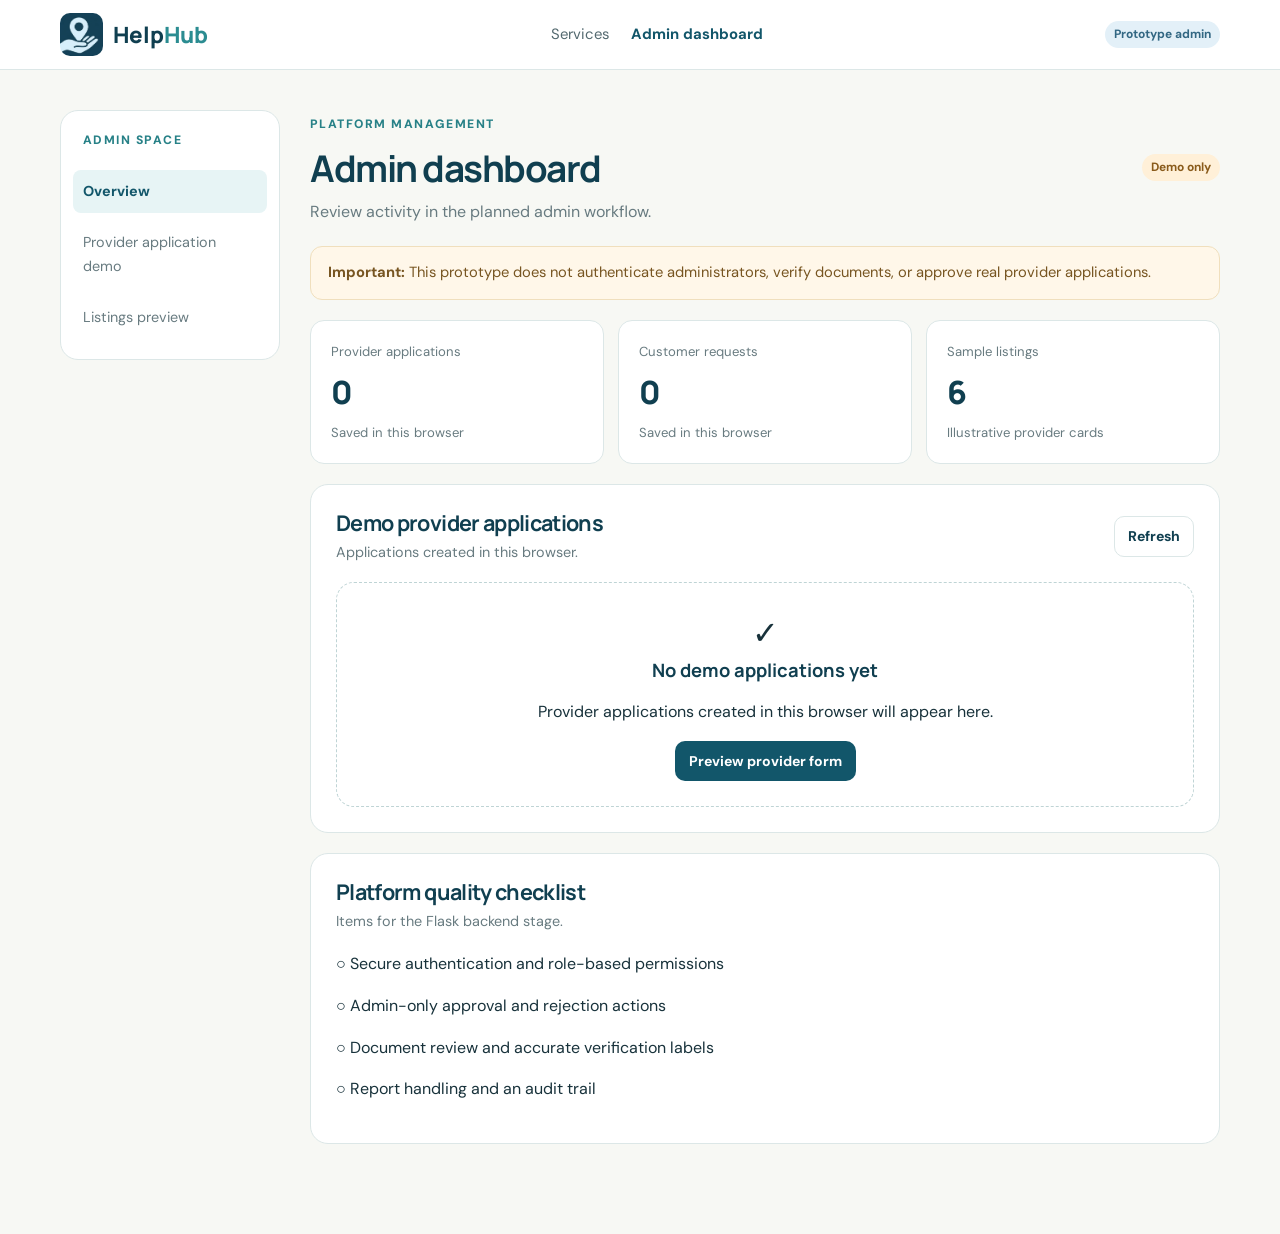
<file: admin-dashboard.html>
<!DOCTYPE html>
<html lang="en">
<head>
  <meta charset="UTF-8">
  <meta name="viewport" content="width=device-width, initial-scale=1">
  <title>Admin Dashboard | HelpHub</title>
  <link rel="stylesheet" href="static/css/style.css">
  <script src="static/js/app.js" defer></script>
</head>
<body>
<header class="site-header">
  <a class="brand" href="index.html">
    <img class="brand-icon" src="static/images/helphub-logo.png" alt="HelpHub logo">
    <span>Help<span class="accent">Hub</span></span>
  </a>
  <nav class="main-nav">
    <a href="services.html">Services</a>
    <a class="active" href="admin-dashboard.html">Admin dashboard</a>
  </nav>
  <div class="header-actions">
    <span class="pill pill-info">Prototype admin</span>
  </div>
</header>

<main class="dashboard wrap">
  <aside class="side-nav">
    <span class="eyebrow">ADMIN SPACE</span>
    <a class="side-active" href="admin-dashboard.html">Overview</a>
    <a href="register.html?role=provider">Provider application demo</a>
    <a href="services.html">Listings preview</a>
  </aside>

  <section class="dashboard-content">
    <div class="dash-heading">
      <div>
        <span class="eyebrow">PLATFORM MANAGEMENT</span>
        <h1>Admin dashboard</h1>
        <p class="muted">Review activity in the planned admin workflow.</p>
      </div>
      <span class="pill pill-warm">Demo only</span>
    </div>

    <div class="notice notice-warm">
      <strong>Important:</strong> This prototype does not authenticate administrators,
      verify documents, or approve real provider applications.
    </div>

    <div class="stats-grid">
      <article class="stat-card">
        <span>Provider applications</span>
        <strong id="adminApplicationCount">0</strong>
        <small>Saved in this browser</small>
      </article>
      <article class="stat-card">
        <span>Customer requests</span>
        <strong id="adminRequestCount">0</strong>
        <small>Saved in this browser</small>
      </article>
      <article class="stat-card">
        <span>Sample listings</span>
        <strong>6</strong>
        <small>Illustrative provider cards</small>
      </article>
    </div>

    <div class="content-card">
      <div class="card-heading">
        <div>
          <h2>Demo provider applications</h2>
          <p>Applications created in this browser.</p>
        </div>
        <button class="btn btn-ghost btn-small" id="refreshAdmin" type="button">
          Refresh
        </button>
      </div>

      <div id="adminApplications" class="table-wrap"></div>
    </div>

    <div class="content-card">
      <div class="card-heading">
        <div>
          <h2>Platform quality checklist</h2>
          <p>Items for the Flask backend stage.</p>
        </div>
      </div>

      <div class="checklist">
        <p>○ Secure authentication and role-based permissions</p>
        <p>○ Admin-only approval and rejection actions</p>
        <p>○ Document review and accurate verification labels</p>
        <p>○ Report handling and an audit trail</p>
      </div>
    </div>
  </section>
</main>
</body>
</html>
</file>
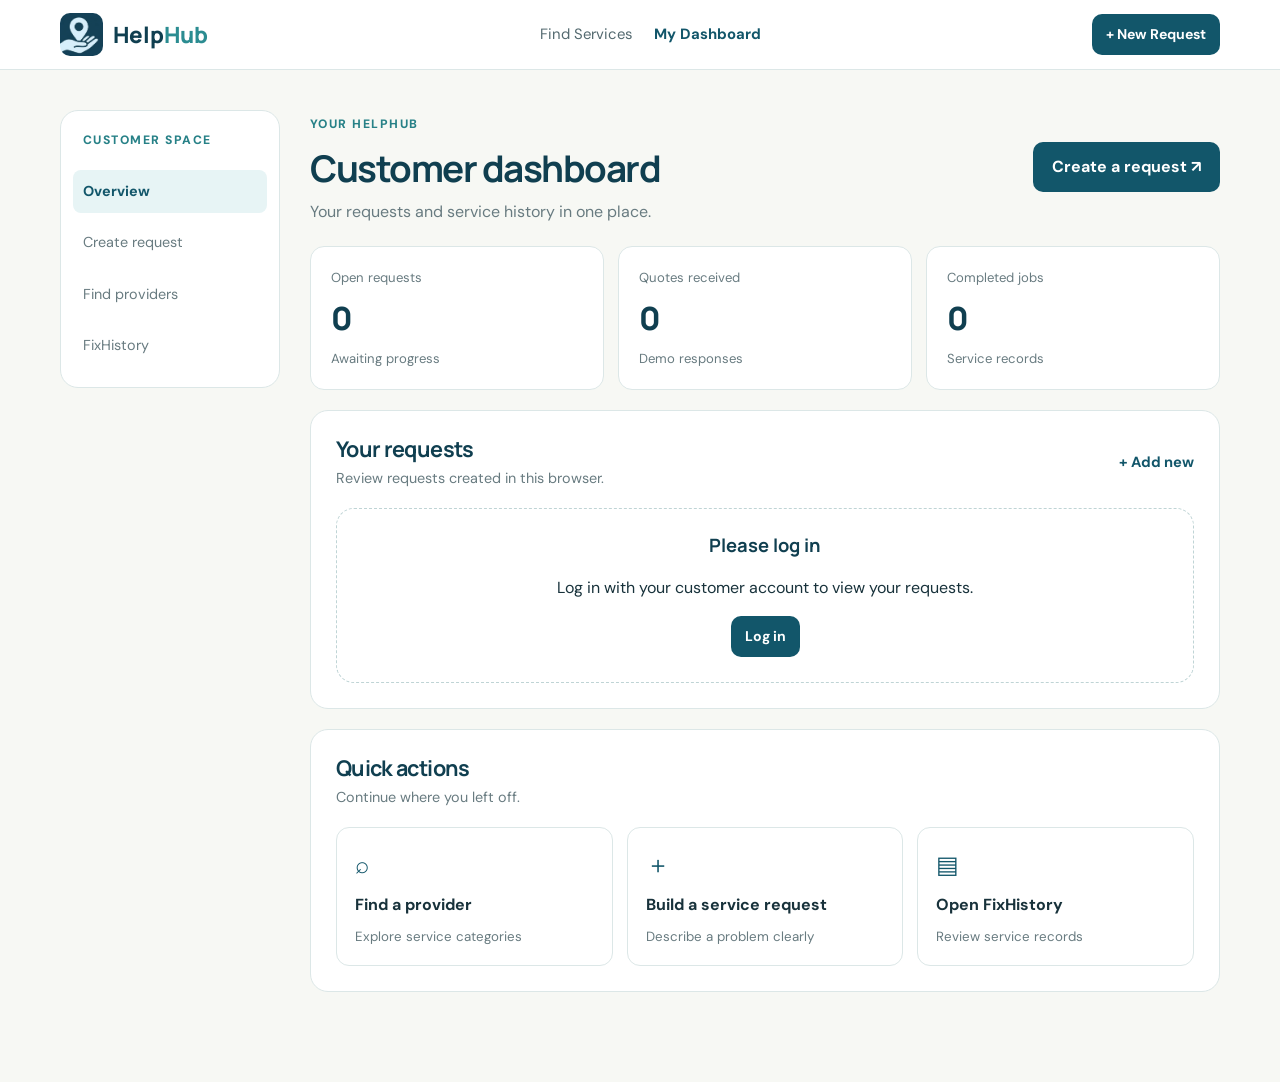
<file: customer-dashboard.html>
<!DOCTYPE html>
<html lang="en">
<head>
  <meta charset="UTF-8">
  <meta name="viewport" content="width=device-width, initial-scale=1">
  <title>Customer Dashboard | HelpHub</title>
  <link rel="stylesheet" href="static/css/style.css">
  <script src="static/js/app.js" defer></script>
</head>
<body>
<header class="site-header">
  <a class="brand" href="index.html">
    <img class="brand-icon" src="static/images/helphub-logo.png" alt="HelpHub logo">
    <span>Help<span class="accent">Hub</span></span>
  </a>
  <nav class="main-nav">
    <a href="services.html">Find Services</a>
    <a class="active" href="customer-dashboard.html">My Dashboard</a>
  </nav>
  <div class="header-actions">
    <a class="btn btn-primary btn-small" href="request.html">+ New Request</a>
  </div>
</header>

<main class="dashboard wrap">
  <aside class="side-nav">
    <span class="eyebrow">CUSTOMER SPACE</span>
    <a class="side-active" href="customer-dashboard.html">Overview</a>
    <a href="request.html">Create request</a>
    <a href="services.html">Find providers</a>
    <a href="repair-history.html">FixHistory</a>
  </aside>

  <section class="dashboard-content">
    <div class="dash-heading">
      <div>
        <span class="eyebrow">YOUR HELPHUB</span>
        <h1>Customer dashboard</h1>
        <p class="muted">Your requests and service history in one place.</p>
      </div>
      <a class="btn btn-primary" href="request.html">Create a request ↗</a>
    </div>

    <div class="stats-grid">
      <article class="stat-card">
        <span>Open requests</span>
        <strong id="customerOpenCount">0</strong>
        <small>Awaiting progress</small>
      </article>
      <article class="stat-card">
        <span>Quotes received</span>
        <strong id="customerQuoteCount">0</strong>
        <small>Demo responses</small>
      </article>
      <article class="stat-card">
        <span>Completed jobs</span>
        <strong id="customerCompletedCount">0</strong>
        <small>Service records</small>
      </article>
    </div>

    <div class="content-card">
      <div class="card-heading">
        <div>
          <h2>Your requests</h2>
          <p>Review requests created in this browser.</p>
        </div>
        <a class="text-link" href="request.html">+ Add new</a>
      </div>
      <div id="customerRequests" class="request-list"></div>
    </div>

    <div class="content-card">
      <div class="card-heading">
        <div>
          <h2>Quick actions</h2>
          <p>Continue where you left off.</p>
        </div>
      </div>

      <div class="quick-action-grid">
        <a href="services.html">
          <span>⌕</span>
          <b>Find a provider</b>
          <small>Explore service categories</small>
        </a>
        <a href="request.html">
          <span>＋</span>
          <b>Build a service request</b>
          <small>Describe a problem clearly</small>
        </a>
        <a href="repair-history.html">
          <span>▤</span>
          <b>Open FixHistory</b>
          <small>Review service records</small>
        </a>
      </div>
    </div>
  </section>
</main>
</body>
</html>
</file>
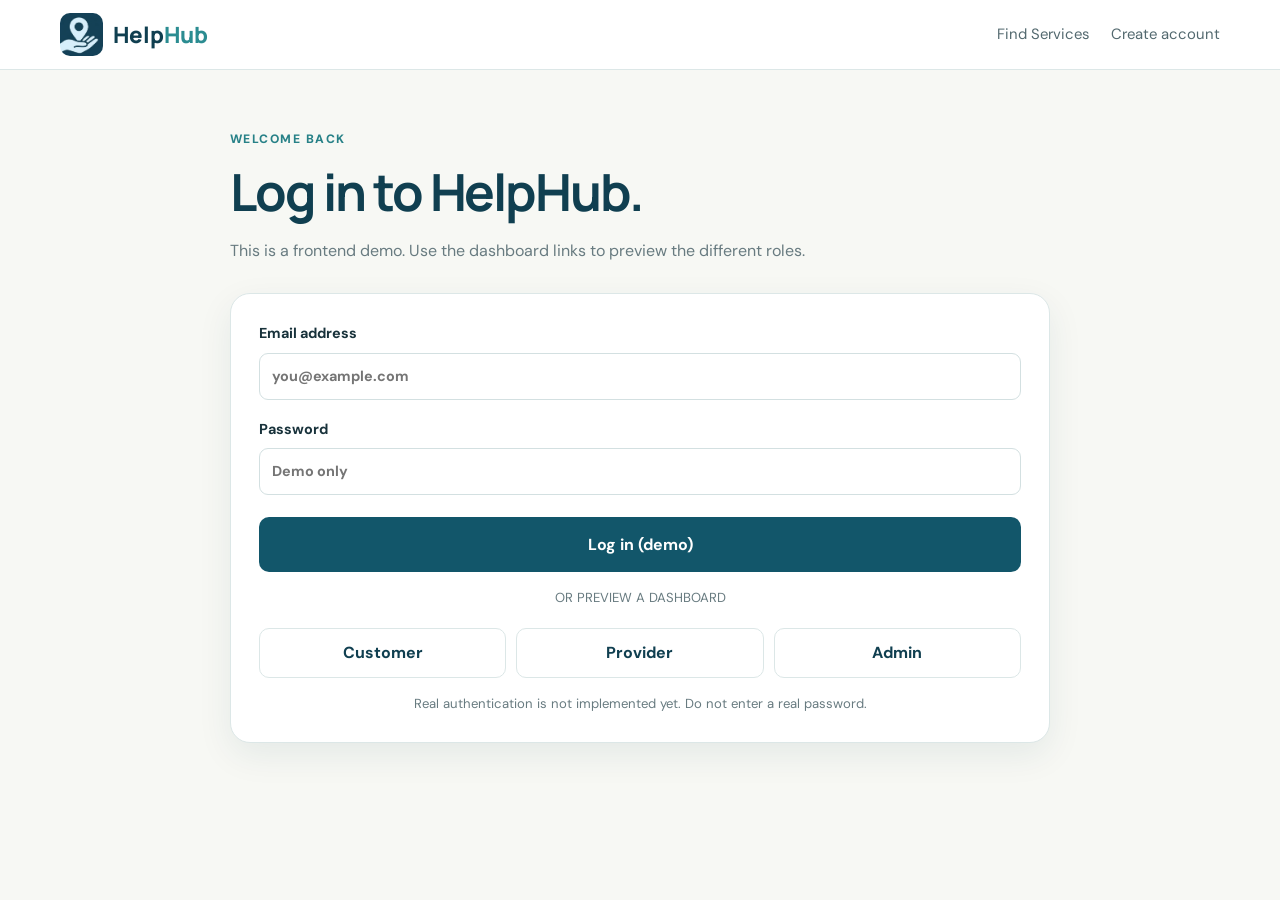
<file: login.html>
<!DOCTYPE html>
<html lang="en">
<head>
  <meta charset="UTF-8">
  <meta name="viewport" content="width=device-width, initial-scale=1">
  <title>Log in | HelpHub</title>
  <link rel="stylesheet" href="static/css/style.css">
  <script src="static/js/app.js" defer></script>
</head>
<body>
<header class="site-header">
  <a class="brand" href="index.html">
    <img class="brand-icon" src="static/images/helphub-logo.png" alt="HelpHub logo">
    <span>Help<span class="accent">Hub</span></span>
  </a>
  <nav class="main-nav">
    <a href="services.html">Find Services</a>
    <a href="register.html">Create account</a>
  </nav>
</header>

<main class="page-main wrap narrow">
  <div class="page-intro">
    <span class="eyebrow">WELCOME BACK</span>
    <h1>Log in to HelpHub.</h1>
    <p>This is a frontend demo. Use the dashboard links to preview the different roles.</p>
  </div>

  <div class="form-card">
    <div class="form-grid">
      <label class="field full">
        Email address
        <input id="loginEmail" type="email" placeholder="you@example.com">
      </label>

      <label class="field full">
        Password
        <input id="loginPassword" type="password" placeholder="Demo only">
      </label>
    </div>

    <button class="btn btn-primary btn-large btn-full" id="loginButton" type="button">
      Log in (demo)
    </button>

    <p class="form-footnote">OR PREVIEW A DASHBOARD</p>

    <div class="demo-role-grid">
      <a class="btn btn-ghost" href="customer-dashboard.html">Customer</a>
      <a class="btn btn-ghost" href="provider-dashboard.html">Provider</a>
      <a class="btn btn-ghost" href="admin-dashboard.html">Admin</a>
    </div>

    <p class="form-footnote">
      Real authentication is not implemented yet. Do not enter a real password.
    </p>
  </div>
</main>
</body>
</html>
</file>
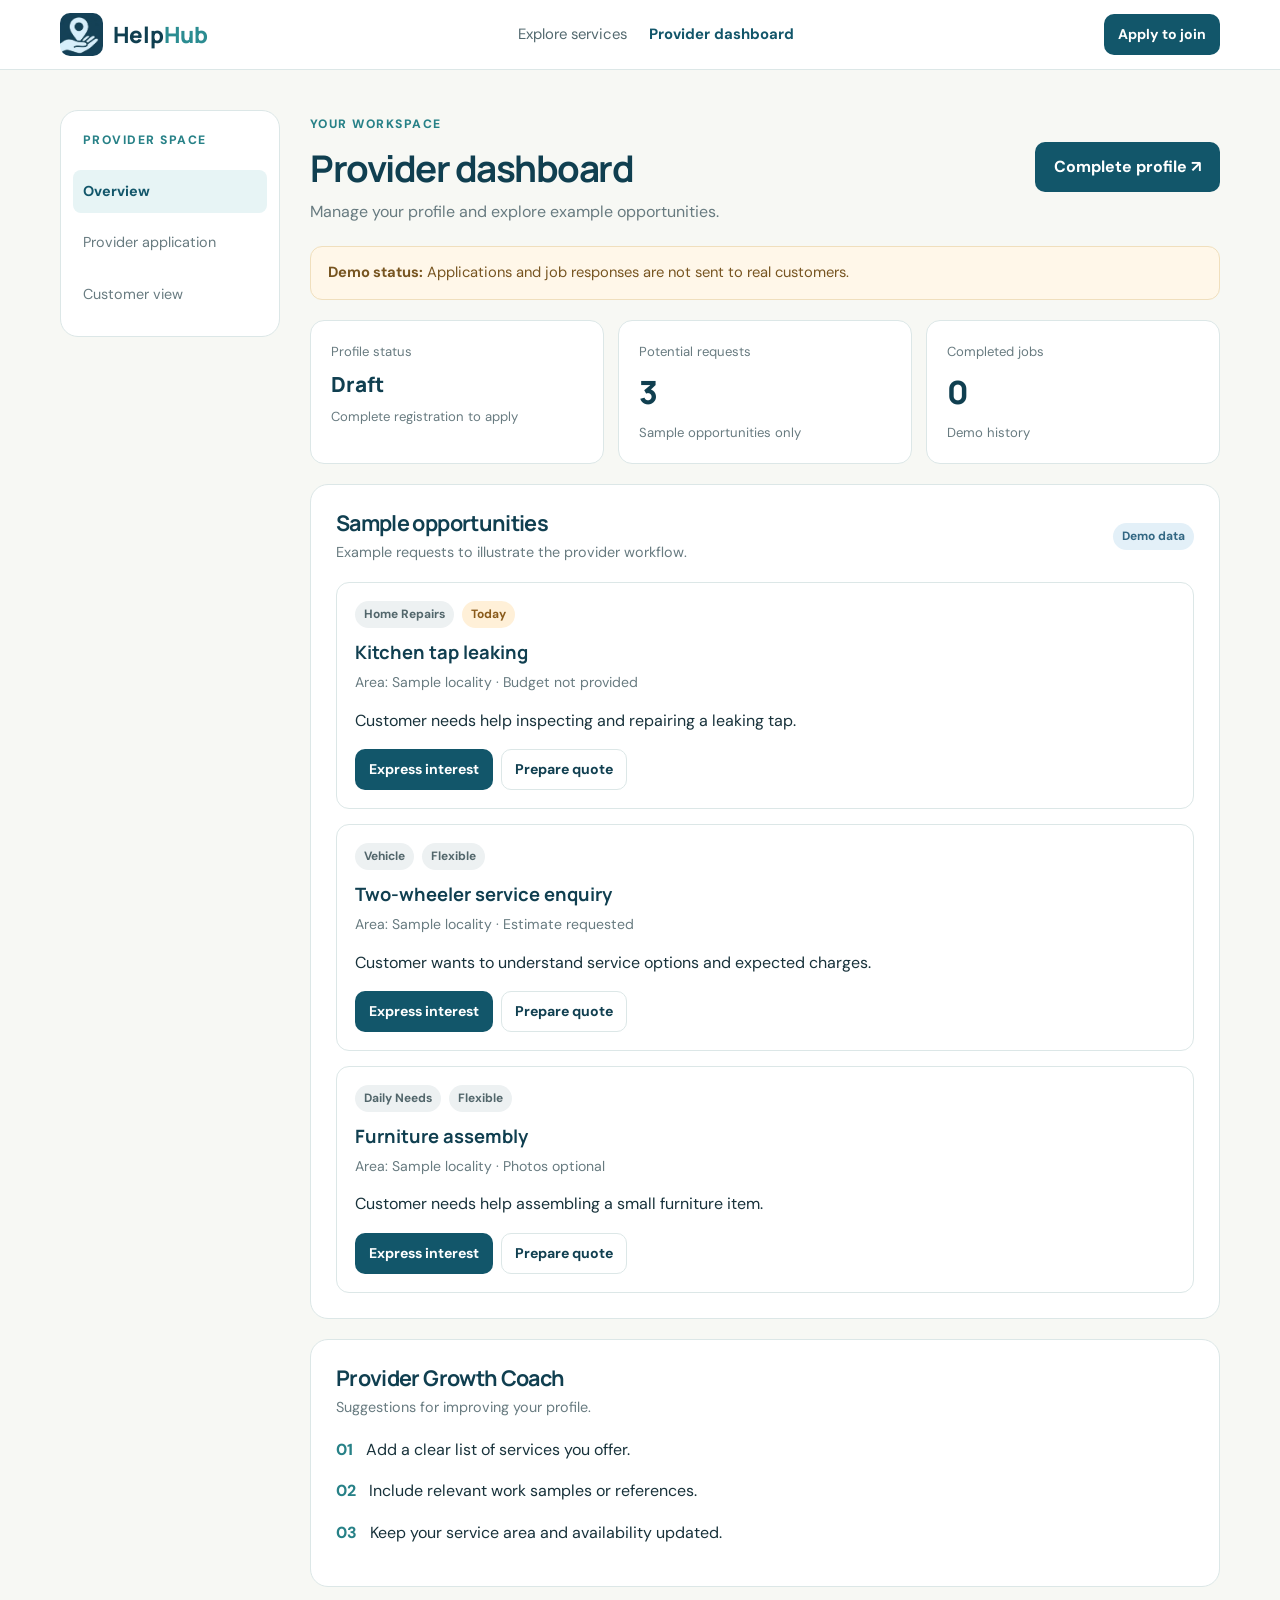
<file: provider-dashboard.html>
<!DOCTYPE html>
<html lang="en">
<head>
  <meta charset="UTF-8">
  <meta name="viewport" content="width=device-width, initial-scale=1">
  <title>Provider Dashboard | HelpHub</title>
  <link rel="stylesheet" href="static/css/style.css">
  <script src="static/js/app.js" defer></script>
</head>
<body>
<header class="site-header">
  <a class="brand" href="index.html">
    <img class="brand-icon" src="static/images/helphub-logo.png" alt="HelpHub logo">
    <span>Help<span class="accent">Hub</span></span>
  </a>
  <nav class="main-nav">
    <a href="services.html">Explore services</a>
    <a class="active" href="provider-dashboard.html">Provider dashboard</a>
  </nav>
  <div class="header-actions">
    <a class="btn btn-primary btn-small" href="register.html?role=provider">Apply to join</a>
  </div>
</header>

<main class="dashboard wrap">
  <aside class="side-nav">
    <span class="eyebrow">PROVIDER SPACE</span>
    <a class="side-active" href="provider-dashboard.html">Overview</a>
    <a href="register.html?role=provider">Provider application</a>
    <a href="customer-dashboard.html">Customer view</a>
  </aside>

  <section class="dashboard-content">
    <div class="dash-heading">
      <div>
        <span class="eyebrow">YOUR WORKSPACE</span>
        <h1>Provider dashboard</h1>
        <p class="muted">Manage your profile and explore example opportunities.</p>
      </div>
      <a class="btn btn-primary" href="register.html?role=provider">Complete profile ↗</a>
    </div>

    <div class="notice notice-warm">
      <strong>Demo status:</strong> Applications and job responses are not sent to real customers.
    </div>

    <div class="stats-grid">
      <article class="stat-card">
        <span>Profile status</span>
        <strong class="stat-text">Draft</strong>
        <small>Complete registration to apply</small>
      </article>
      <article class="stat-card">
        <span>Potential requests</span>
        <strong>3</strong>
        <small>Sample opportunities only</small>
      </article>
      <article class="stat-card">
        <span>Completed jobs</span>
        <strong>0</strong>
        <small>Demo history</small>
      </article>
    </div>

    <div class="content-card">
      <div class="card-heading">
        <div>
          <h2>Sample opportunities</h2>
          <p>Example requests to illustrate the provider workflow.</p>
        </div>
        <span class="pill pill-info">Demo data</span>
      </div>

      <div class="opportunity-list">
        <article class="opportunity">
          <div class="opportunity-top">
            <span class="pill">Home Repairs</span>
            <span class="pill pill-warm">Today</span>
          </div>
          <h3>Kitchen tap leaking</h3>
          <p class="muted small">Area: Sample locality · Budget not provided</p>
          <p>Customer needs help inspecting and repairing a leaking tap.</p>
          <div class="opportunity-actions">
            <button class="btn btn-primary btn-small"
              data-demo-action="This demo request has no real customer attached.">
              Express interest
            </button>
            <button class="btn btn-ghost btn-small"
              data-demo-action="Quote submission will be connected to the backend later.">
              Prepare quote
            </button>
          </div>
        </article>

        <article class="opportunity">
          <div class="opportunity-top">
            <span class="pill">Vehicle</span>
            <span class="pill">Flexible</span>
          </div>
          <h3>Two-wheeler service enquiry</h3>
          <p class="muted small">Area: Sample locality · Estimate requested</p>
          <p>Customer wants to understand service options and expected charges.</p>
          <div class="opportunity-actions">
            <button class="btn btn-primary btn-small"
              data-demo-action="This demo request has no real customer attached.">
              Express interest
            </button>
            <button class="btn btn-ghost btn-small"
              data-demo-action="Quote submission will be connected to the backend later.">
              Prepare quote
            </button>
          </div>
        </article>

        <article class="opportunity">
          <div class="opportunity-top">
            <span class="pill">Daily Needs</span>
            <span class="pill">Flexible</span>
          </div>
          <h3>Furniture assembly</h3>
          <p class="muted small">Area: Sample locality · Photos optional</p>
          <p>Customer needs help assembling a small furniture item.</p>
          <div class="opportunity-actions">
            <button class="btn btn-primary btn-small"
              data-demo-action="This demo request has no real customer attached.">
              Express interest
            </button>
            <button class="btn btn-ghost btn-small"
              data-demo-action="Quote submission will be connected to the backend later.">
              Prepare quote
            </button>
          </div>
        </article>
      </div>
    </div>

    <div class="content-card">
      <div class="card-heading">
        <div>
          <h2>Provider Growth Coach</h2>
          <p>Suggestions for improving your profile.</p>
        </div>
      </div>

      <div class="coach-list">
        <p><span>01</span> Add a clear list of services you offer.</p>
        <p><span>02</span> Include relevant work samples or references.</p>
        <p><span>03</span> Keep your service area and availability updated.</p>
      </div>
    </div>
  </section>
</main>
</body>
</html>
</file>
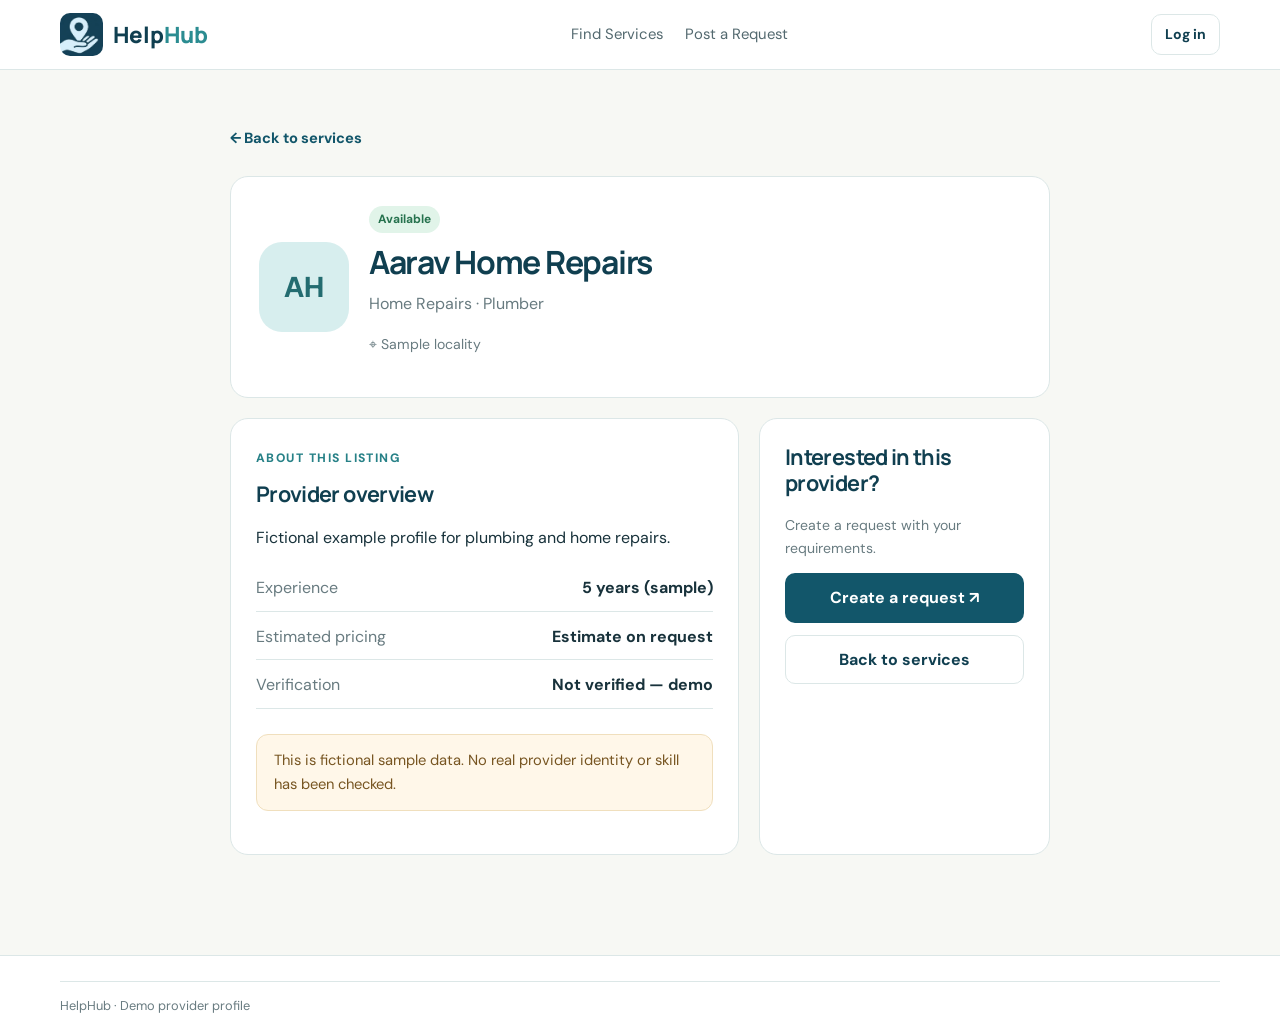
<file: provider-profile.html>
<!DOCTYPE html>
<html lang="en">
<head>
  <meta charset="UTF-8">
  <meta name="viewport" content="width=device-width, initial-scale=1">
  <title>Provider Profile | HelpHub</title>
  <link rel="stylesheet" href="static/css/style.css">
  <script src="static/js/app.js" defer></script>
</head>
<body>
<header class="site-header">
  <a class="brand" href="index.html">
    <img class="brand-icon" src="static/images/helphub-logo.png" alt="HelpHub logo">
    <span>Help<span class="accent">Hub</span></span>
  </a>
  <nav class="main-nav">
    <a href="services.html">Find Services</a>
    <a href="request.html">Post a Request</a>
  </nav>
  <div class="header-actions">
    <a class="btn btn-ghost btn-small" href="login.html">Log in</a>
  </div>
</header>

<main class="page-main wrap narrow">
  <a class="back-link" href="services.html">← Back to services</a>
  <div id="profileContent" class="profile-page">
    <p class="muted">Loading profile…</p>
  </div>
</main>

<footer class="site-footer">
  <div class="wrap footer-bottom">HelpHub · Demo provider profile</div>
</footer>
</body>
</html>
</file>
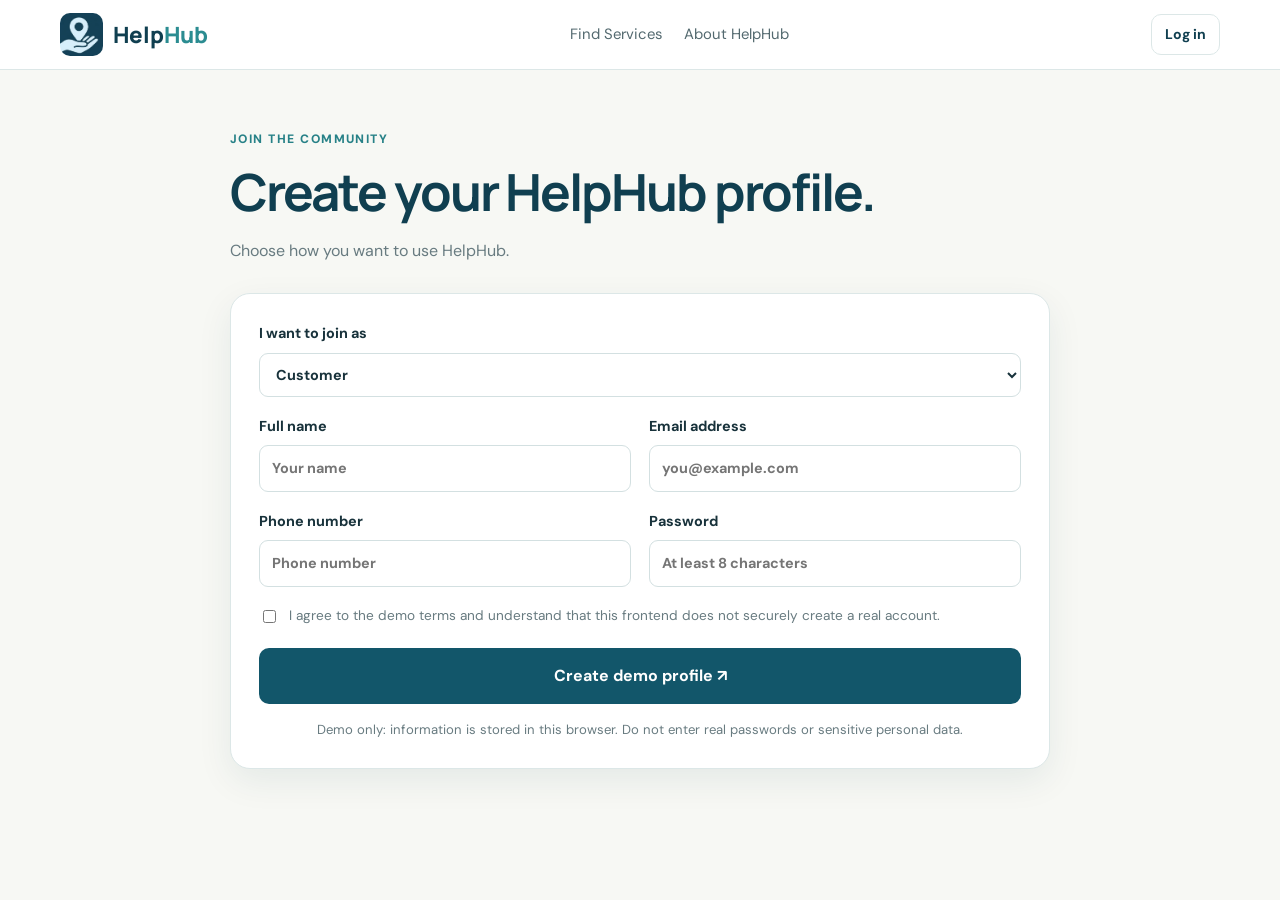
<file: register.html>
<!DOCTYPE html>
<html lang="en">
<head>
  <meta charset="UTF-8">
  <meta name="viewport" content="width=device-width, initial-scale=1">
  <title>Join HelpHub</title>
  <link rel="stylesheet" href="static/css/style.css">
  <script src="static/js/app.js" defer></script>
</head>
<body>
<header class="site-header">
  <a class="brand" href="index.html">
    <img class="brand-icon" src="static/images/helphub-logo.png" alt="HelpHub logo">
    <span>Help<span class="accent">Hub</span></span>
  </a>
  <nav class="main-nav">
    <a href="services.html">Find Services</a>
    <a href="index.html#features">About HelpHub</a>
  </nav>
  <div class="header-actions">
    <a class="btn btn-ghost btn-small" href="login.html">Already registered?</a>
  </div>
</header>

<main class="page-main wrap narrow">
  <div class="page-intro">
    <span class="eyebrow">JOIN THE COMMUNITY</span>
    <h1>Create your HelpHub profile.</h1>
    <p>Choose how you want to use HelpHub.</p>
  </div>

  <form class="form-card" id="registerForm">
    <div class="form-grid">
      <label class="field full">
        I want to join as
        <select name="role" id="registerRole" required>
          <option value="customer">Customer</option>
          <option value="provider">Service Provider</option>
        </select>
      </label>

      <label class="field">
        Full name
        <input name="name" required autocomplete="name" placeholder="Your name">
      </label>

      <label class="field">
        Email address
        <input name="email" type="email" required autocomplete="email" placeholder="you@example.com">
      </label>

      <label class="field">
        Phone number
        <input name="phone" type="tel" required autocomplete="tel" placeholder="Phone number">
      </label>

      <label class="field">
        Password
        <input name="password" type="password" required minlength="8"
          autocomplete="new-password" placeholder="At least 8 characters">
      </label>

      <div id="providerFields" class="form-grid full">
        <label class="field">
          Main skill/category
          <select name="category">
            <option>Home Repairs</option>
            <option>Vehicle</option>
            <option>Health</option>
            <option>Daily Needs</option>
            <option>Emergency</option>
            <option>Other</option>
          </select>
        </label>

        <label class="field">
          Years of experience
          <input name="experience" type="number" min="0" max="70" placeholder="e.g. 3">
        </label>

        <label class="field full">
          Services you offer
          <input name="skills" placeholder="e.g. plumbing, tap repair">
        </label>

        <label class="field full">
          Service area
          <input name="area" placeholder="Areas you can serve">
        </label>

        <label class="field full">
          Short introduction
          <textarea name="bio" rows="3" placeholder="Describe your experience and services"></textarea>
        </label>
      </div>

      <label class="checkbox-field full">
        <input type="checkbox" required>
        <span>I agree to the demo terms and understand that this frontend does not securely create a real account.</span>
      </label>
    </div>

    <button class="btn btn-primary btn-large btn-full" type="submit">
      Create demo profile ↗
    </button>

    <p class="form-footnote">
      Demo only: information is stored in this browser. Do not enter real passwords or sensitive personal data.
    </p>
  </form>
</main>
</body>
</html>
</file>
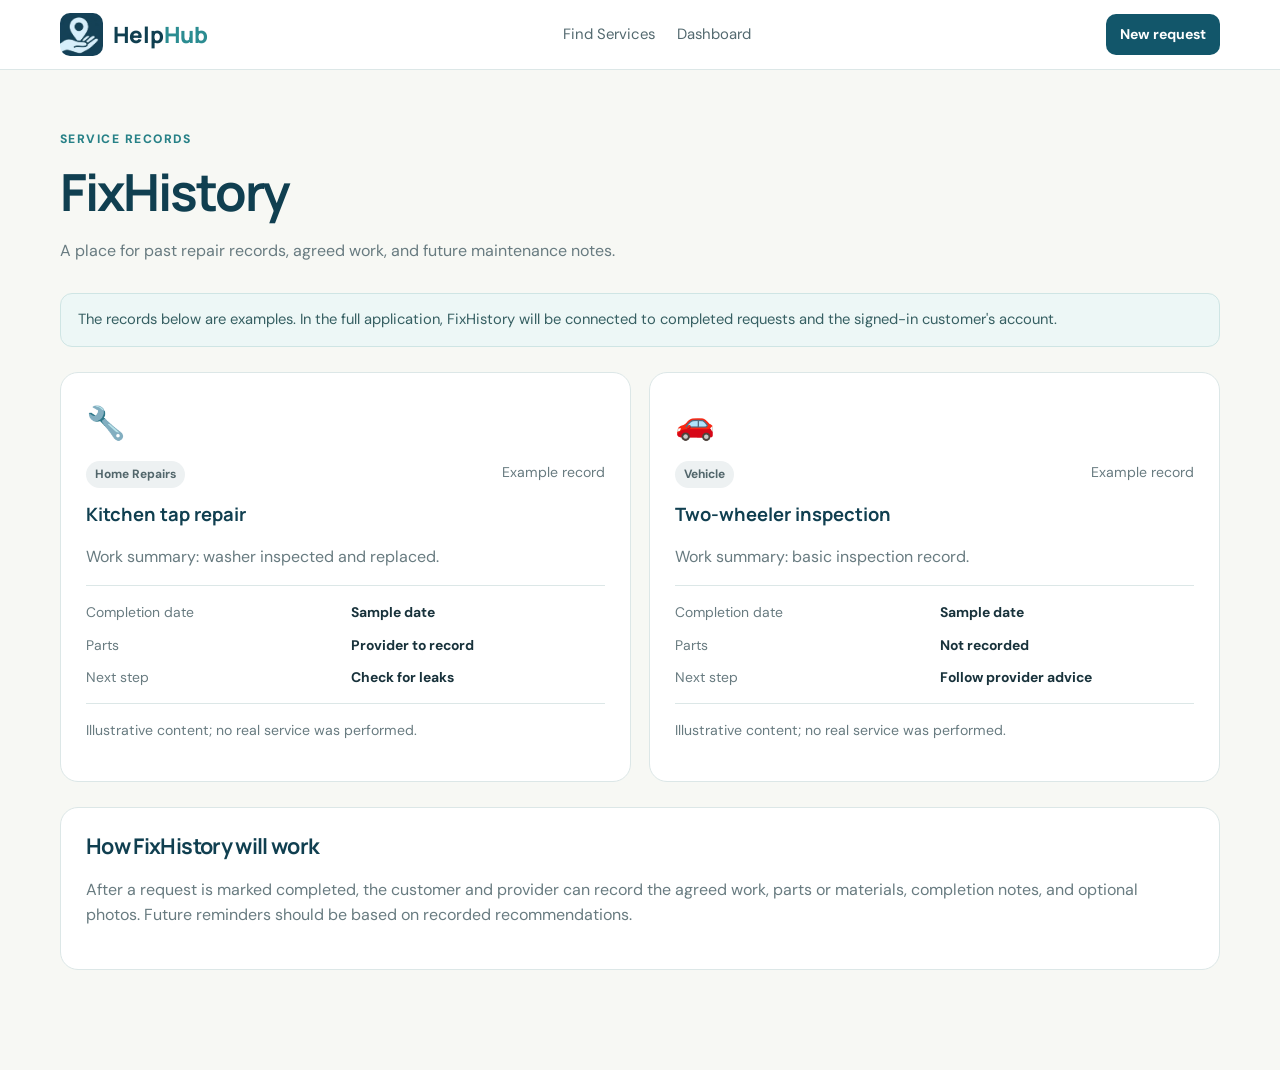
<file: repair-history.html>
<!DOCTYPE html>
<html lang="en">
<head>
  <meta charset="UTF-8">
  <meta name="viewport" content="width=device-width, initial-scale=1">
  <title>FixHistory | HelpHub</title>
  <link rel="stylesheet" href="static/css/style.css">
  <script src="static/js/app.js" defer></script>
</head>
<body>
<header class="site-header">
  <a class="brand" href="index.html">
    <img class="brand-icon" src="static/images/helphub-logo.png" alt="HelpHub logo">
    <span>Help<span class="accent">Hub</span></span>
  </a>
  <nav class="main-nav">
    <a href="services.html">Find Services</a>
    <a href="customer-dashboard.html">Dashboard</a>
  </nav>
  <div class="header-actions">
    <a class="btn btn-primary btn-small" href="request.html">New request</a>
  </div>
</header>

<main class="page-main wrap">
  <div class="page-intro">
    <span class="eyebrow">SERVICE RECORDS</span>
    <h1>FixHistory</h1>
    <p>A place for past repair records, agreed work, and future maintenance notes.</p>
  </div>

  <div class="notice">
    The records below are examples. In the full application, FixHistory will be
    connected to completed requests and the signed-in customer's account.
  </div>

  <div class="history-grid">
    <article class="history-card">
      <div class="history-icon">🔧</div>
      <div class="history-meta">
        <span class="pill">Home Repairs</span>
        <span class="muted small">Example record</span>
      </div>
      <h3>Kitchen tap repair</h3>
      <p class="muted">Work summary: washer inspected and replaced.</p>

      <div class="history-details">
        <span>Completion date</span><b>Sample date</b>
        <span>Parts</span><b>Provider to record</b>
        <span>Next step</span><b>Check for leaks</b>
      </div>

      <p class="small muted">Illustrative content; no real service was performed.</p>
    </article>

    <article class="history-card">
      <div class="history-icon">🚗</div>
      <div class="history-meta">
        <span class="pill">Vehicle</span>
        <span class="muted small">Example record</span>
      </div>
      <h3>Two-wheeler inspection</h3>
      <p class="muted">Work summary: basic inspection record.</p>

      <div class="history-details">
        <span>Completion date</span><b>Sample date</b>
        <span>Parts</span><b>Not recorded</b>
        <span>Next step</span><b>Follow provider advice</b>
      </div>

      <p class="small muted">Illustrative content; no real service was performed.</p>
    </article>
  </div>

  <div class="content-card">
    <h2>How FixHistory will work</h2>
    <p class="muted">
      After a request is marked completed, the customer and provider can record
      the agreed work, parts or materials, completion notes, and optional photos.
      Future reminders should be based on recorded recommendations.
    </p>
  </div>
</main>
</body>
</html>
</file>
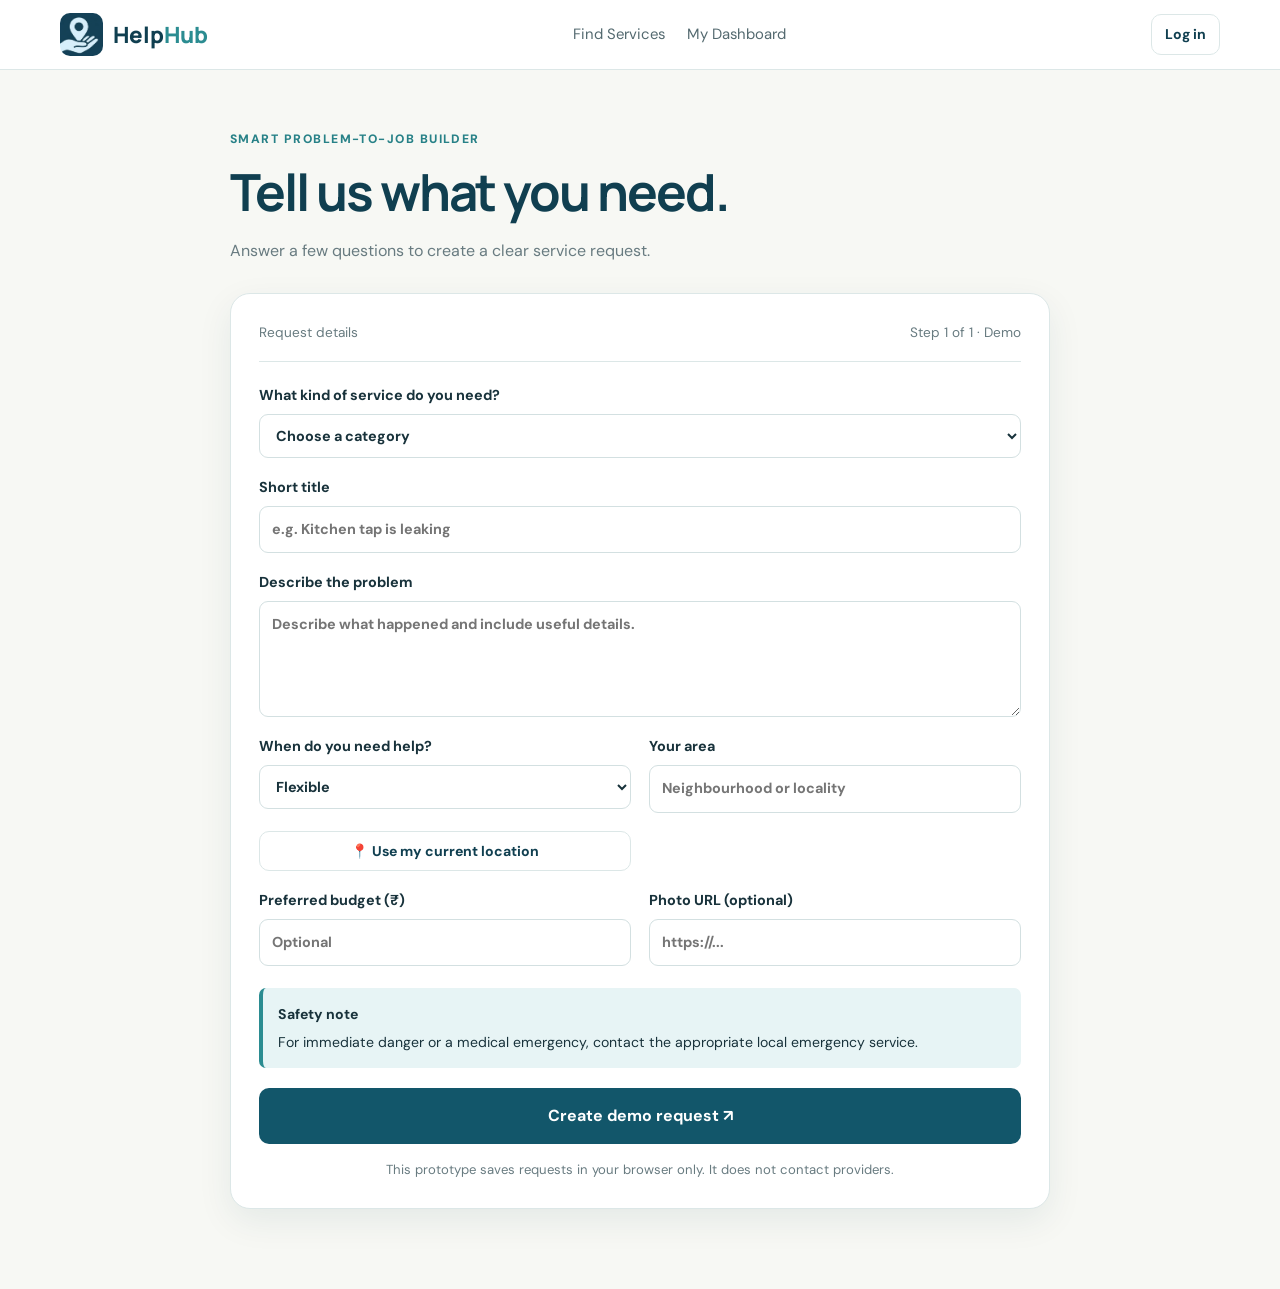
<file: request.html>
<!DOCTYPE html>
<html lang="en">
<head>
  <meta charset="UTF-8">
  <meta name="viewport" content="width=device-width, initial-scale=1">
  <title>Create a Request | HelpHub</title>
  <link rel="stylesheet" href="static/css/style.css">
  <script src="static/js/app.js" defer></script>
</head>
<body>
<header class="site-header">
  <a class="brand" href="index.html">
    <img class="brand-icon" src="static/images/helphub-logo.png" alt="HelpHub logo">
    <span>Help<span class="accent">Hub</span></span>
  </a>
  <nav class="main-nav">
    <a href="services.html">Find Services</a>
    <a href="customer-dashboard.html">My Dashboard</a>
  </nav>
  <div class="header-actions">
    <a class="btn btn-ghost btn-small" href="login.html">Log in</a>
  </div>
</header>

<main class="page-main wrap narrow">
  <div class="page-intro">
    <span class="eyebrow">SMART PROBLEM-TO-JOB BUILDER</span>
    <h1>Tell us what you need.</h1>
    <p>Answer a few questions to create a clear service request.</p>
  </div>

  <form class="form-card" id="requestForm">
    <div class="form-progress">
      <span>Request details</span>
      <span>Step 1 of 1 · Demo</span>
    </div>

    <div class="form-grid">
      <label class="field full">
        What kind of service do you need?
        <select required name="category" id="requestCategory">
          <option value="">Choose a category</option>
          <option>Home Repairs</option>
          <option>Vehicle</option>
          <option>Health</option>
          <option>Daily Needs</option>
          <option>Emergency</option>
          <option>Other</option>
        </select>
      </label>

      <label class="field full">
        Short title
        <input required name="title" placeholder="e.g. Kitchen tap is leaking">
      </label>

      <label class="field full">
        Describe the problem
        <textarea required name="description" rows="4"
          placeholder="Describe what happened and include useful details."></textarea>
      </label>

      <label class="field">
        When do you need help?
        <select name="urgency" required>
          <option value="Flexible">Flexible</option>
          <option value="Today">Today</option>
          <option value="Urgent">Urgent</option>
        </select>
      </label>

    
<label class="field">
    Your area
    <input required name="area" id="requestArea" placeholder="Neighbourhood or locality">
</label>

<button type="button" class="btn btn-ghost btn-small" id="getCurrentLocation">
    📍 Use my current location
</button>

<p id="locationMessage" class="form-footnote" aria-live="polite"></p>
      <label class="field">
        Preferred budget (₹)
        <input name="budget" type="number" min="0" placeholder="Optional">
      </label>

      <label class="field">
        Photo URL (optional)
        <input name="photo" type="url" placeholder="https://...">
      </label>
    </div>

    <div class="info-callout">
      <strong>Safety note</strong>
      <p>For immediate danger or a medical emergency, contact the appropriate local emergency service.</p>
    </div>

    <button class="btn btn-primary btn-large btn-full" type="submit">
      Create demo request ↗
    </button>

    <p class="form-footnote">
      This prototype saves requests in your browser only. It does not contact providers.
    </p>
  </form>
</main>
</body>
</html>
</file>
<file: static/css/style.css>
@import url('https://fonts.googleapis.com/css2?family=DM+Sans:wght@400;500;600;700&family=Manrope:wght@400;500;600;700;800&display=swap');

:root {
  --teal: #12566a;
  --teal-dark: #103f50;
  --teal-light: #e7f4f5;
  --mint: #d9eeee;
  --cream: #f7f8f4;
  --white: #ffffff;
  --text: #18323b;
  --muted: #687b80;
  --border: #dce7e7;
  --success: #24765b;
  --warning: #97611b;
  --shadow: 0 12px 35px rgba(16, 63, 80, 0.08);
  --radius: 18px;
}

* {
  box-sizing: border-box;
}

html {
  scroll-behavior: smooth;
}

body {
  margin: 0;
  font-family: 'DM Sans', sans-serif;
  background: var(--cream);
  color: var(--text);
  line-height: 1.6;
}

h1, h2, h3, h4 {
  font-family: 'Manrope', sans-serif;
  line-height: 1.2;
  margin-top: 0;
  color: var(--teal-dark);
}

h1 {
  font-size: clamp(2.2rem, 5vw, 4.1rem);
  letter-spacing: -0.04em;
}

h2 {
  font-size: clamp(1.65rem, 3vw, 2.4rem);
  letter-spacing: -0.03em;
}

h3 {
  font-size: 1.15rem;
}

p {
  margin-top: 0;
}

a {
  color: inherit;
  text-decoration: none;
}

button, input, select, textarea {
  font: inherit;
}

button, .btn {
  cursor: pointer;
}

img {
  max-width: 100%;
}

.wrap {
  width: min(1160px, calc(100% - 40px));
  margin-inline: auto;
}

.narrow {
  max-width: 820px;
}

.accent {
  color: #2b8c91;
}

.muted {
  color: var(--muted);
}

.small {
  font-size: 0.88rem;
}

.mt-2 {
  margin-top: 12px;
}

/* Header and navigation */

.site-header {
  position: sticky;
  top: 0;
  z-index: 10;
  display: flex;
  align-items: center;
  justify-content: space-between;
  gap: 22px;
  padding: 13px max(20px, calc((100vw - 1160px) / 2));
  background: rgba(255, 255, 255, 0.96);
  border-bottom: 1px solid var(--border);
  backdrop-filter: blur(14px);
}

.brand {
  display: inline-flex;
  align-items: center;
  gap: 10px;
  flex-shrink: 0;
  font: 800 1.4rem 'Manrope', sans-serif;
  color: var(--teal-dark);
}

.brand-icon {
  width: 43px;
  height: 43px;
  border-radius: 10px;
  object-fit: cover;
}

.main-nav, .header-actions {
  display: flex;
  align-items: center;
  gap: 22px;
}

.main-nav a {
  font-size: 0.93rem;
  color: #53696f;
}

.main-nav a:hover,
.main-nav a.active {
  color: var(--teal);
  font-weight: 700;
}

.menu-toggle {
  display: none;
  border: 0;
  background: transparent;
  color: var(--teal);
  font-size: 1.6rem;
}

.btn {
  display: inline-flex;
  align-items: center;
  justify-content: center;
  gap: 8px;
  border: 1px solid transparent;
  border-radius: 10px;
  padding: 11px 18px;
  font-weight: 700;
  text-align: center;
  transition: 0.2s ease;
}

.btn:hover {
  transform: translateY(-1px);
}

.btn-primary {
  background: var(--teal);
  color: white;
}

.btn-primary:hover {
  background: var(--teal-dark);
}

.btn-ghost {
  border-color: var(--border);
  color: var(--teal-dark);
  background: white;
}

.btn-ghost:hover {
  border-color: var(--teal);
}

.btn-light {
  background: white;
  color: var(--teal-dark);
}

.btn-small {
  padding: 8px 13px;
  font-size: 0.88rem;
}

.btn-large {
  padding: 14px 20px;
}

.btn-full {
  width: 100%;
}

/* Homepage */

.hero {
  display: grid;
  grid-template-columns: 1.05fr 0.95fr;
  align-items: center;
  gap: 50px;
  padding-top: 80px;
  padding-bottom: 90px;
}

.eyebrow {
  display: inline-block;
  color: #278187;
  font-size: 0.76rem;
  font-weight: 800;
  letter-spacing: 0.12em;
  text-transform: uppercase;
  margin-bottom: 12px;
}

.eyebrow-light {
  color: #c4eeee;
}

.hero-copy h1 {
  margin-bottom: 22px;
}

.lead {
  max-width: 560px;
  color: var(--muted);
  font-size: 1.1rem;
}

.hero-actions {
  display: flex;
  flex-wrap: wrap;
  gap: 12px;
  margin: 27px 0;
}

.hero-proof {
  color: var(--muted);
  font-size: 0.9rem;
}

.hero-proof::first-letter {
  color: var(--success);
}

.hero-art {
  position: relative;
  padding: 20px;
}

.hero-panel {
  position: relative;
  z-index: 1;
  padding: 30px;
  border: 1px solid var(--border);
  border-radius: 26px;
  background: white;
  box-shadow: var(--shadow);
}

.hero-panel h2 {
  margin-bottom: 8px;
  font-size: 1.65rem;
}

.quick-categories {
  display: grid;
  grid-template-columns: 1fr 1fr;
  gap: 12px;
  margin: 24px 0;
}

.quick-categories a {
  padding: 16px 13px;
  background: var(--cream);
  border: 1px solid var(--border);
  border-radius: 12px;
  font-weight: 600;
  font-size: 0.92rem;
}

.quick-categories a:hover {
  background: var(--teal-light);
  border-color: #b7dada;
}

.panel-bottom {
  margin: 0;
  padding-top: 15px;
  border-top: 1px solid var(--border);
  color: var(--success);
  font-weight: 700;
  font-size: 0.9rem;
}

.section {
  padding-top: 75px;
  padding-bottom: 75px;
}

.section-white {
  background: white;
}

.section-heading {
  display: flex;
  justify-content: space-between;
  align-items: end;
  gap: 25px;
  margin-bottom: 30px;
}

.section-heading h2 {
  margin-bottom: 0;
}

.section-heading > p {
  max-width: 400px;
  color: var(--muted);
}

.category-grid {
  display: grid;
  grid-template-columns: repeat(3, 1fr);
  gap: 18px;
}

.category-card,
.feature-card,
.step-card,
.history-card {
  padding: 25px;
  border: 1px solid var(--border);
  border-radius: var(--radius);
  background: white;
  transition: 0.2s ease;
}

.category-card:hover,
.feature-card:hover {
  transform: translateY(-4px);
  box-shadow: var(--shadow);
  border-color: #b6d8d9;
}

.category-emoji,
.feature-icon {
  display: inline-grid;
  place-items: center;
  width: 50px;
  height: 50px;
  border-radius: 14px;
  background: var(--teal-light);
  font-size: 1.5rem;
  margin-bottom: 18px;
}

.category-card h3,
.feature-card h3,
.step-card h3 {
  margin-bottom: 8px;
}

.category-card p,
.feature-card p,
.step-card p {
  color: var(--muted);
  font-size: 0.94rem;
}

.card-link {
  color: var(--teal);
  font-size: 0.9rem;
  font-weight: 700;
}

.steps-grid {
  display: grid;
  grid-template-columns: repeat(3, 1fr);
  gap: 18px;
}

.step-card {
  background: transparent;
}

.step-num {
  display: inline-block;
  color: #2b8c91;
  font: 800 1.7rem 'Manrope', sans-serif;
  margin-bottom: 18px;
}

.provider-banner {
  display: flex;
  align-items: center;
  justify-content: space-between;
  gap: 30px;
  margin-top: 30px;
  margin-bottom: 30px;
  padding: 45px;
  border-radius: 25px;
  background: var(--teal-dark);
  color: white;
}

.provider-banner h2 {
  color: white;
  max-width: 600px;
}

.provider-banner p {
  max-width: 600px;
  color: #d4e8e9;
}

.banner-symbol {
  display: grid;
  place-items: center;
  width: 130px;
  height: 130px;
  flex-shrink: 0;
  border: 1px solid #6ba0a7;
  border-radius: 35px;
  color: #e2f5f5;
  font: 800 5rem 'Manrope', sans-serif;
  transform: rotate(5deg);
}

.feature-grid {
  display: grid;
  grid-template-columns: repeat(4, 1fr);
  gap: 16px;
}

/* General pages and search */

.page-main {
  padding-top: 55px;
  padding-bottom: 80px;
  min-height: 70vh;
}

.page-intro {
  max-width: 780px;
  margin-bottom: 30px;
}

.page-intro h1 {
  font-size: clamp(2rem, 4vw, 3.3rem);
  margin-bottom: 15px;
}

.page-intro p {
  color: var(--muted);
}

.search-panel {
  display: flex;
  align-items: end;
  flex-wrap: wrap;
  gap: 13px;
  padding: 18px;
  border: 1px solid var(--border);
  border-radius: var(--radius);
  background: white;
}

.search-box {
  display: flex;
  flex: 1 1 250px;
  align-items: center;
  gap: 10px;
  min-height: 45px;
  padding: 0 12px;
  border: 1px solid var(--border);
  border-radius: 10px;
}

.search-box input {
  border: 0;
  outline: 0;
  width: 100%;
}

.filter-label {
  display: grid;
  gap: 6px;
  color: var(--muted);
  font-size: 0.83rem;
}

.filter-label select {
  min-width: 145px;
}

input, select, textarea {
  width: 100%;
  padding: 11px 12px;
  color: var(--text);
  background: white;
  border: 1px solid #d3e0e1;
  border-radius: 9px;
  outline: none;
}

input:focus, select:focus, textarea:focus {
  border-color: #3b969b;
  box-shadow: 0 0 0 3px rgba(43, 140, 145, 0.12);
}

.notice {
  margin: 18px 0;
  padding: 14px 17px;
  border: 1px solid #cfe5e4;
  border-radius: 12px;
  background: #edf7f6;
  color: #365f62;
  font-size: 0.92rem;
}

.notice-warm {
  background: #fff7e9;
  border-color: #f0dfbd;
  color: #775521;
}

.results-head {
  display: flex;
  justify-content: space-between;
  align-items: center;
  gap: 18px;
  margin: 32px 0 18px;
}

.results-head h2 {
  font-size: 1.5rem;
  margin-bottom: 4px;
}

.results-head p {
  margin-bottom: 0;
}

.text-link, .back-link {
  color: var(--teal);
  font-weight: 700;
  font-size: 0.92rem;
}

.provider-grid {
  display: grid;
  grid-template-columns: repeat(3, 1fr);
  gap: 18px;
}

.provider-card {
  padding: 22px;
  border: 1px solid var(--border);
  border-radius: var(--radius);
  background: white;
}

.provider-card-top {
  display: flex;
  align-items: center;
  gap: 13px;
}

.provider-card h3 {
  margin-bottom: 4px;
}

.provider-card p {
  font-size: 0.92rem;
}

.avatar {
  display: grid;
  place-items: center;
  width: 52px;
  height: 52px;
  border-radius: 16px;
  flex-shrink: 0;
  font-weight: 800;
  font-size: 1.1rem;
}

.avatar-blue { background: #dbeafa; color: #285e8c; }
.avatar-green { background: #d9f0e4; color: #286b50; }
.avatar-purple { background: #e9e0f7; color: #674f8c; }
.avatar-orange { background: #fae6d4; color: #925521; }
.avatar-pink { background: #f7dfe9; color: #8c4665; }
.avatar-teal { background: #d7eeee; color: #236c70; }

.pill {
  display: inline-flex;
  align-items: center;
  padding: 4px 9px;
  border-radius: 999px;
  background: #edf1f2;
  color: #52666b;
  font-size: 0.75rem;
  font-weight: 700;
}

.pill-success {
  background: #e1f4e9;
  color: #26724e;
}

.pill-warm {
  background: #fff0d8;
  color: #8a5b1b;
}

.pill-info {
  background: #e3f0f8;
  color: #326783;
}

.provider-card-bottom {
  display: flex;
  align-items: center;
  justify-content: space-between;
  gap: 12px;
  padding-top: 15px;
  margin-top: 14px;
  border-top: 1px solid var(--border);
  font-weight: 700;
}

.demo-caption {
  color: var(--muted);
  font-size: 0.75rem !important;
  margin: 12px 0 0;
}

.empty-state {
  grid-column: 1 / -1;
  text-align: center;
  padding: 45px 20px;
  background: white;
  border: 1px dashed #bfd4d5;
  border-radius: var(--radius);
}

.empty-state > span {
  font-size: 2rem;
}

.empty-state.compact {
  padding: 25px;
}

/* Forms */

.form-card {
  padding: 28px;
  border: 1px solid var(--border);
  border-radius: 20px;
  background: white;
  box-shadow: var(--shadow);
}

.form-progress {
  display: flex;
  justify-content: space-between;
  gap: 12px;
  padding-bottom: 17px;
  margin-bottom: 22px;
  border-bottom: 1px solid var(--border);
  color: var(--muted);
  font-size: 0.85rem;
}

.form-grid {
  display: grid;
  grid-template-columns: 1fr 1fr;
  gap: 18px;
  margin-bottom: 22px;
}

.field {
  display: grid;
  gap: 7px;
  align-content: start;
  font-size: 0.9rem;
  font-weight: 700;
}

.field.full, .full {
  grid-column: 1 / -1;
}

.field textarea {
  resize: vertical;
}

.checkbox-field {
  display: flex;
  align-items: start;
  gap: 10px;
  font-size: 0.85rem;
  color: var(--muted);
}

.checkbox-field input {
  width: auto;
  margin-top: 5px;
}

.form-footnote {
  margin: 15px 0 0;
  text-align: center;
  color: var(--muted);
  font-size: 0.82rem;
}

.info-callout {
  padding: 15px;
  margin-bottom: 20px;
  border-left: 4px solid #2b8c91;
  background: var(--teal-light);
  border-radius: 7px;
  font-size: 0.88rem;
}

.info-callout p {
  margin: 5px 0 0;
}

/* Profile page */

.profile-page {
  margin-top: 25px;
}

.profile-hero {
  display: flex;
  align-items: center;
  gap: 20px;
  padding: 28px;
  background: white;
  border: 1px solid var(--border);
  border-radius: var(--radius);
}

.avatar-large {
  width: 90px;
  height: 90px;
  border-radius: 23px;
  font-size: 1.8rem;
}

.profile-hero h1 {
  font-size: 2rem;
  margin: 10px 0;
}

.profile-layout {
  display: grid;
  grid-template-columns: 1.4fr 0.8fr;
  gap: 20px;
  margin-top: 20px;
}

.content-card {
  padding: 25px;
  margin-bottom: 20px;
  background: white;
  border: 1px solid var(--border);
  border-radius: var(--radius);
}

.content-card h2 {
  font-size: 1.35rem;
}

.profile-facts {
  display: grid;
  gap: 12px;
  margin: 25px 0;
}

.profile-facts div {
  display: flex;
  justify-content: space-between;
  gap: 15px;
  padding-bottom: 10px;
  border-bottom: 1px solid var(--border);
}

.profile-facts span {
  color: var(--muted);
}

/* Dashboards */

.dashboard {
  display: grid;
  grid-template-columns: 220px 1fr;
  gap: 30px;
  padding-top: 40px;
  padding-bottom: 70px;
}

.side-nav {
  display: flex;
  flex-direction: column;
  align-items: stretch;
  gap: 8px;
  padding: 20px 12px;
  background: white;
  border: 1px solid var(--border);
  border-radius: var(--radius);
  align-self: start;
}

.side-nav .eyebrow {
  padding: 0 10px;
}

.side-nav a {
  padding: 10px;
  border-radius: 8px;
  color: var(--muted);
  font-size: 0.9rem;
}

.side-nav a:hover, .side-nav .side-active {
  color: var(--teal);
  background: var(--teal-light);
  font-weight: 700;
}

.dash-heading {
  display: flex;
  justify-content: space-between;
  align-items: center;
  gap: 20px;
  margin-bottom: 22px;
}

.dash-heading h1 {
  font-size: 2.3rem;
  margin-bottom: 8px;
}

.dash-heading p {
  margin-bottom: 0;
}

.stats-grid {
  display: grid;
  grid-template-columns: repeat(3, 1fr);
  gap: 14px;
  margin: 20px 0;
}

.stat-card {
  padding: 20px;
  background: white;
  border: 1px solid var(--border);
  border-radius: 14px;
}

.stat-card span, .stat-card small {
  display: block;
  color: var(--muted);
  font-size: 0.82rem;
}

.stat-card strong {
  display: block;
  margin: 8px 0;
  color: var(--teal-dark);
  font: 800 2rem 'Manrope', sans-serif;
}

.stat-card .stat-text {
  font-size: 1.3rem;
}

.card-heading {
  display: flex;
  justify-content: space-between;
  align-items: center;
  gap: 15px;
  margin-bottom: 18px;
}

.card-heading h2 {
  margin-bottom: 5px;
}

.card-heading p {
  color: var(--muted);
  font-size: 0.9rem;
  margin-bottom: 0;
}

.request-row {
  display: flex;
  align-items: start;
  gap: 14px;
  padding: 18px 0;
  border-top: 1px solid var(--border);
}

.request-icon {
  display: grid;
  place-items: center;
  width: 44px;
  height: 44px;
  border-radius: 12px;
  background: var(--teal-light);
  color: var(--teal);
  flex-shrink: 0;
}

.request-row-main {
  flex: 1;
}

.request-row h3 {
  margin-bottom: 5px;
}

.request-row p {
  margin-bottom: 5px;
  font-size: 0.9rem;
}

.opportunity-list {
  display: grid;
  gap: 15px;
}

.opportunity {
  padding: 18px;
  border: 1px solid var(--border);
  border-radius: 13px;
}

.opportunity-top, .opportunity-actions {
  display: flex;
  align-items: center;
  flex-wrap: wrap;
  gap: 8px;
}

.opportunity h3 {
  margin: 13px 0 8px;
}

.opportunity-actions {
  margin-top: 15px;
}

.coach-list p {
  display: flex;
  gap: 13px;
  align-items: start;
}

.coach-list p span {
  color: #278187;
  font-weight: 800;
}

.table-wrap {
  overflow-x: auto;
}

table {
  width: 100%;
  border-collapse: collapse;
  text-align: left;
  font-size: 0.9rem;
}

th, td {
  padding: 13px 10px;
  border-bottom: 1px solid var(--border);
}

th {
  color: var(--muted);
  font-size: 0.8rem;
}

td small {
  display: block;
  color: var(--muted);
}

/* FixHistory */

.history-grid {
  display: grid;
  grid-template-columns: repeat(2, 1fr);
  gap: 18px;
  margin: 25px 0;
}

.history-card {
  background: white;
}

.history-icon {
  font-size: 2rem;
  margin-bottom: 12px;
}

.history-meta {
  display: flex;
  justify-content: space-between;
  flex-wrap: wrap;
  gap: 8px;
  margin-bottom: 15px;
}

.history-details {
  display: grid;
  grid-template-columns: 1fr 1fr;
  gap: 10px;
  padding: 15px 0;
  margin: 15px 0;
  border-top: 1px solid var(--border);
  border-bottom: 1px solid var(--border);
  font-size: 0.87rem;
}

.history-details span {
  color: var(--muted);
}

/* Footer */

.site-footer {
  padding: 25px 0 15px;
  background: white;
  border-top: 1px solid var(--border);
}

.footer-row {
  display: flex;
  align-items: center;
  justify-content: space-between;
  gap: 20px;
  padding-bottom: 18px;
}

.footer-row p {
  margin: 0;
  color: var(--muted);
  font-size: 0.9rem;
}

.footer-row > div {
  display: flex;
  flex-wrap: wrap;
  gap: 15px;
}

.footer-row > div a {
  color: var(--muted);
  font-size: 0.87rem;
}

.footer-bottom {
  padding-top: 14px;
  border-top: 1px solid var(--border);
  color: var(--muted);
  font-size: 0.8rem;
}

/* Responsive design */

@media (max-width: 900px) {
  .main-nav {
    gap: 12px;
  }

  .hero {
    gap: 25px;
    padding-top: 55px;
  }

  .feature-grid {
    grid-template-columns: repeat(2, 1fr);
  }

  .provider-grid {
    grid-template-columns: repeat(2, 1fr);
  }

  .dashboard {
    grid-template-columns: 1fr;
  }

  .side-nav {
    flex-direction: row;
    flex-wrap: wrap;
  }

  .side-nav .eyebrow {
    width: 100%;
  }
}

@media (max-width: 650px) {
  .wrap {
    width: min(100% - 28px, 1160px);
  }

  .site-header {
    flex-wrap: wrap;
    padding: 12px 14px;
    gap: 10px;
  }

  .brand {
    font-size: 1.2rem;
  }

  .brand-icon {
    width: 37px;
    height: 37px;
  }

  .menu-toggle {
    display: block;
    margin-left: auto;
  }

  .main-nav {
    display: none;
    order: 3;
    width: 100%;
    flex-direction: column;
    align-items: stretch;
    padding: 10px 0;
  }

  .main-nav.open {
    display: flex;
  }

  .main-nav a {
    padding: 7px 0;
  }

  .header-actions {
    width: 100%;
    justify-content: flex-start;
  }

  .hero {
    grid-template-columns: 1fr;
    padding-top: 45px;
    padding-bottom: 50px;
  }

  .hero-art {
    padding: 0;
  }

  .hero-panel {
    padding: 22px;
  }

  .hero-actions {
    flex-direction: column;
    align-items: stretch;
  }

  .section {
    padding-top: 48px;
    padding-bottom: 48px;
  }

  .section-heading {
    display: block;
  }

  .category-grid,
  .steps-grid,
  .feature-grid,
  .provider-grid,
  .history-grid,
  .profile-layout {
    grid-template-columns: 1fr;
  }

  .provider-banner {
    padding: 28px;
  }

  .banner-symbol {
    display: none;
  }

  .search-panel {
    align-items: stretch;
  }

  .search-box, .filter-label {
    width: 100%;
  }

  .filter-label select {
    width: 100%;
  }

  .results-head,
  .dash-heading {
    align-items: flex-start;
    flex-direction: column;
  }

  .form-card {
    padding: 19px;
  }

  .form-grid {
    grid-template-columns: 1fr;
  }

  .field.full, .full {
    grid-column: auto;
  }

  .stats-grid {
    grid-template-columns: 1fr;
  }

  .profile-hero {
    align-items: flex-start;
    padding: 20px;
  }

  .profile-facts div {
    flex-direction: column;
    gap: 3px;
  }

  .footer-row {
    align-items: flex-start;
    flex-direction: column;
  }

  .footer-row > div {
    flex-direction: column;
    gap: 8px;
  }

  .request-row {
    flex-wrap: wrap;
  }
}
.quick-action-grid {
  display: grid;
  grid-template-columns: repeat(3, 1fr);
  gap: 14px;
}

.quick-action-grid a {
  display: flex;
  flex-direction: column;
  align-items: flex-start;
  gap: 8px;
  padding: 18px;
  border: 1px solid var(--border);
  border-radius: 13px;
  background: white;
}

.quick-action-grid a:hover {
  background: var(--teal-light);
  border-color: #b6d8d9;
}

.quick-action-grid a > span {
  font-size: 1.5rem;
  color: var(--teal);
}

.quick-action-grid small {
  color: var(--muted);
}

.demo-role-grid {
  display: grid;
  grid-template-columns: repeat(3, 1fr);
  gap: 10px;
  margin-top: 20px;
}

.provider-category {
  display: block;
  margin-top: 16px;
  color: var(--teal);
  font-size: 0.82rem;
  font-weight: 700;
}

[hidden] {
  display: none !important;
}

@media (max-width: 650px) {
  .quick-action-grid,
  .demo-role-grid {
    grid-template-columns: 1fr;
  }
}

/* HelpHub Google Maps section */
.map-section {
  margin: 28px 0;
}

.map-heading {
  margin-bottom: 14px;
}

.map-heading h2 {
  margin: 8px 0;
}

.map-heading p {
  color: #667085;
  margin: 0;
}

#serviceMap {
  width: 100%;
  height: 420px;
  border-radius: 16px;
  overflow: hidden;
  background: #edf1f4;
  border: 1px solid #e1e6eb;
}

@media (max-width: 600px) {
  #serviceMap {
    height: 320px;
  }
}
</file>
